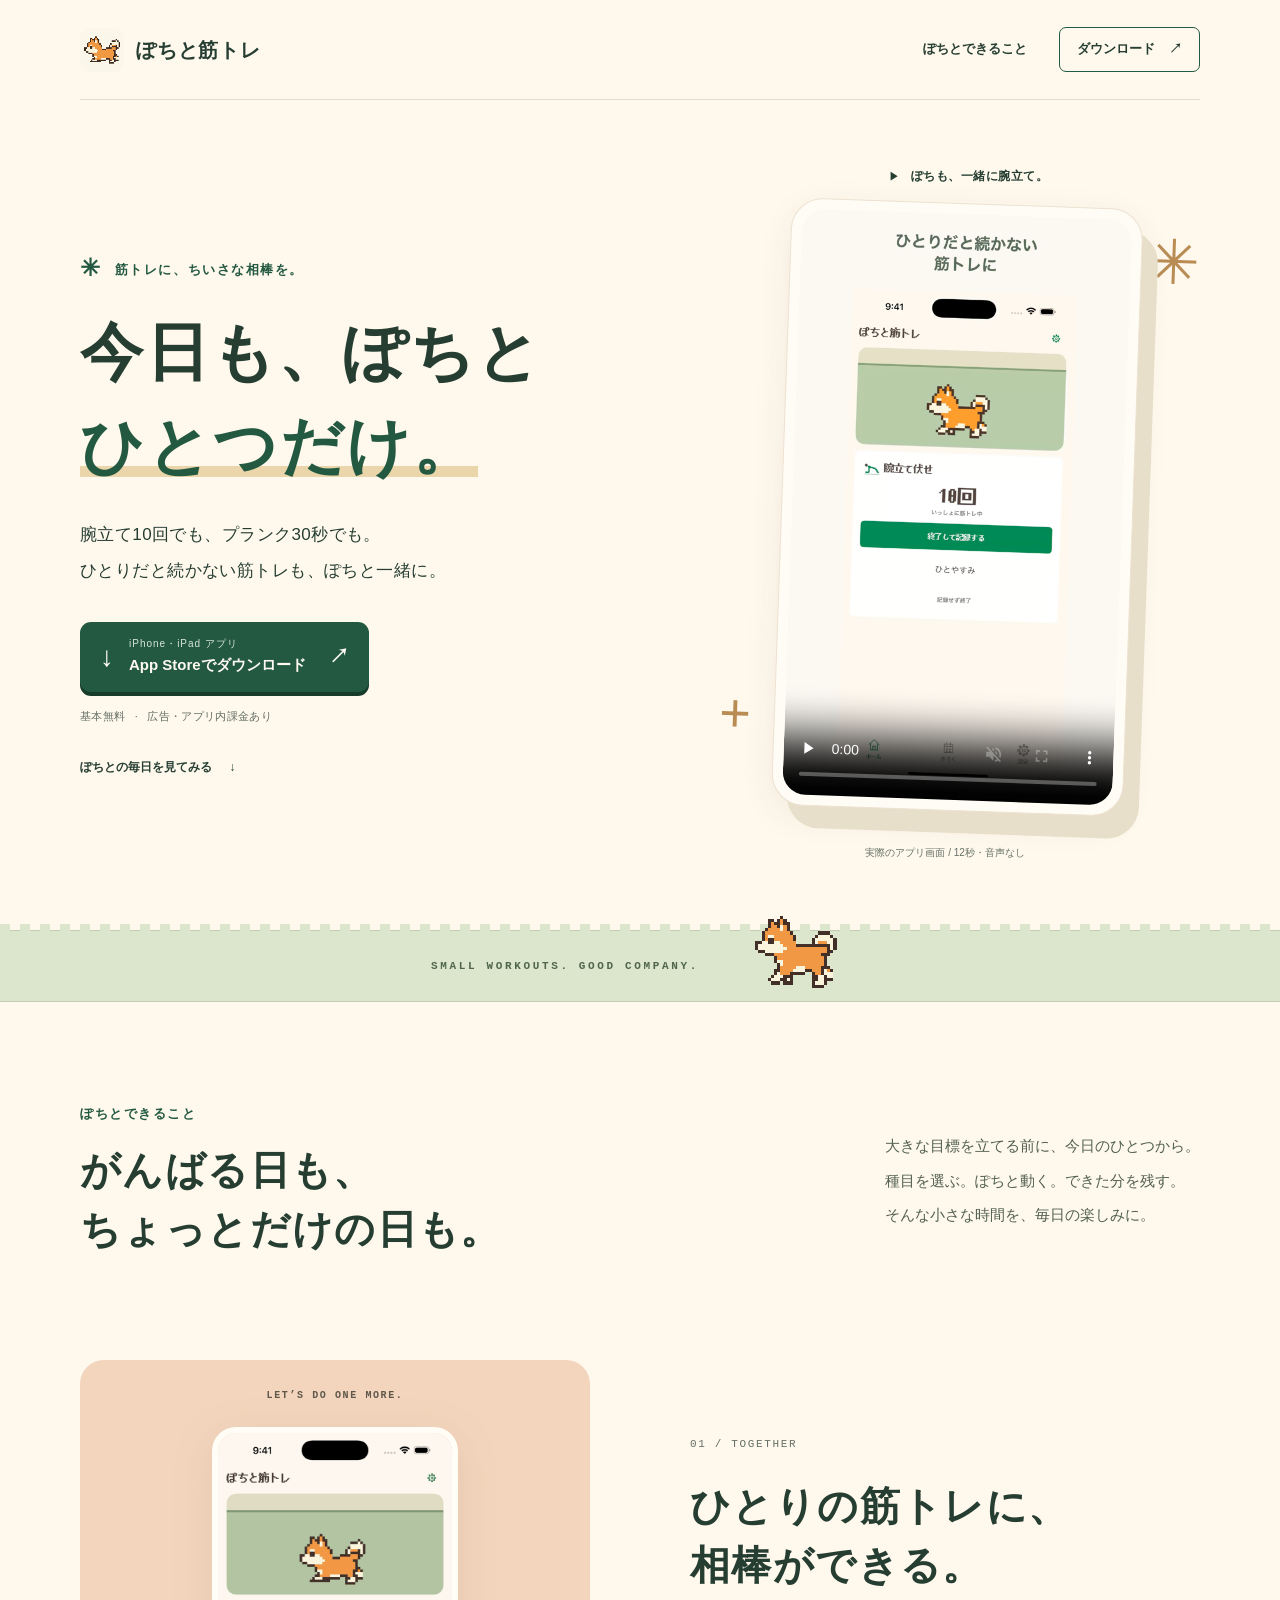
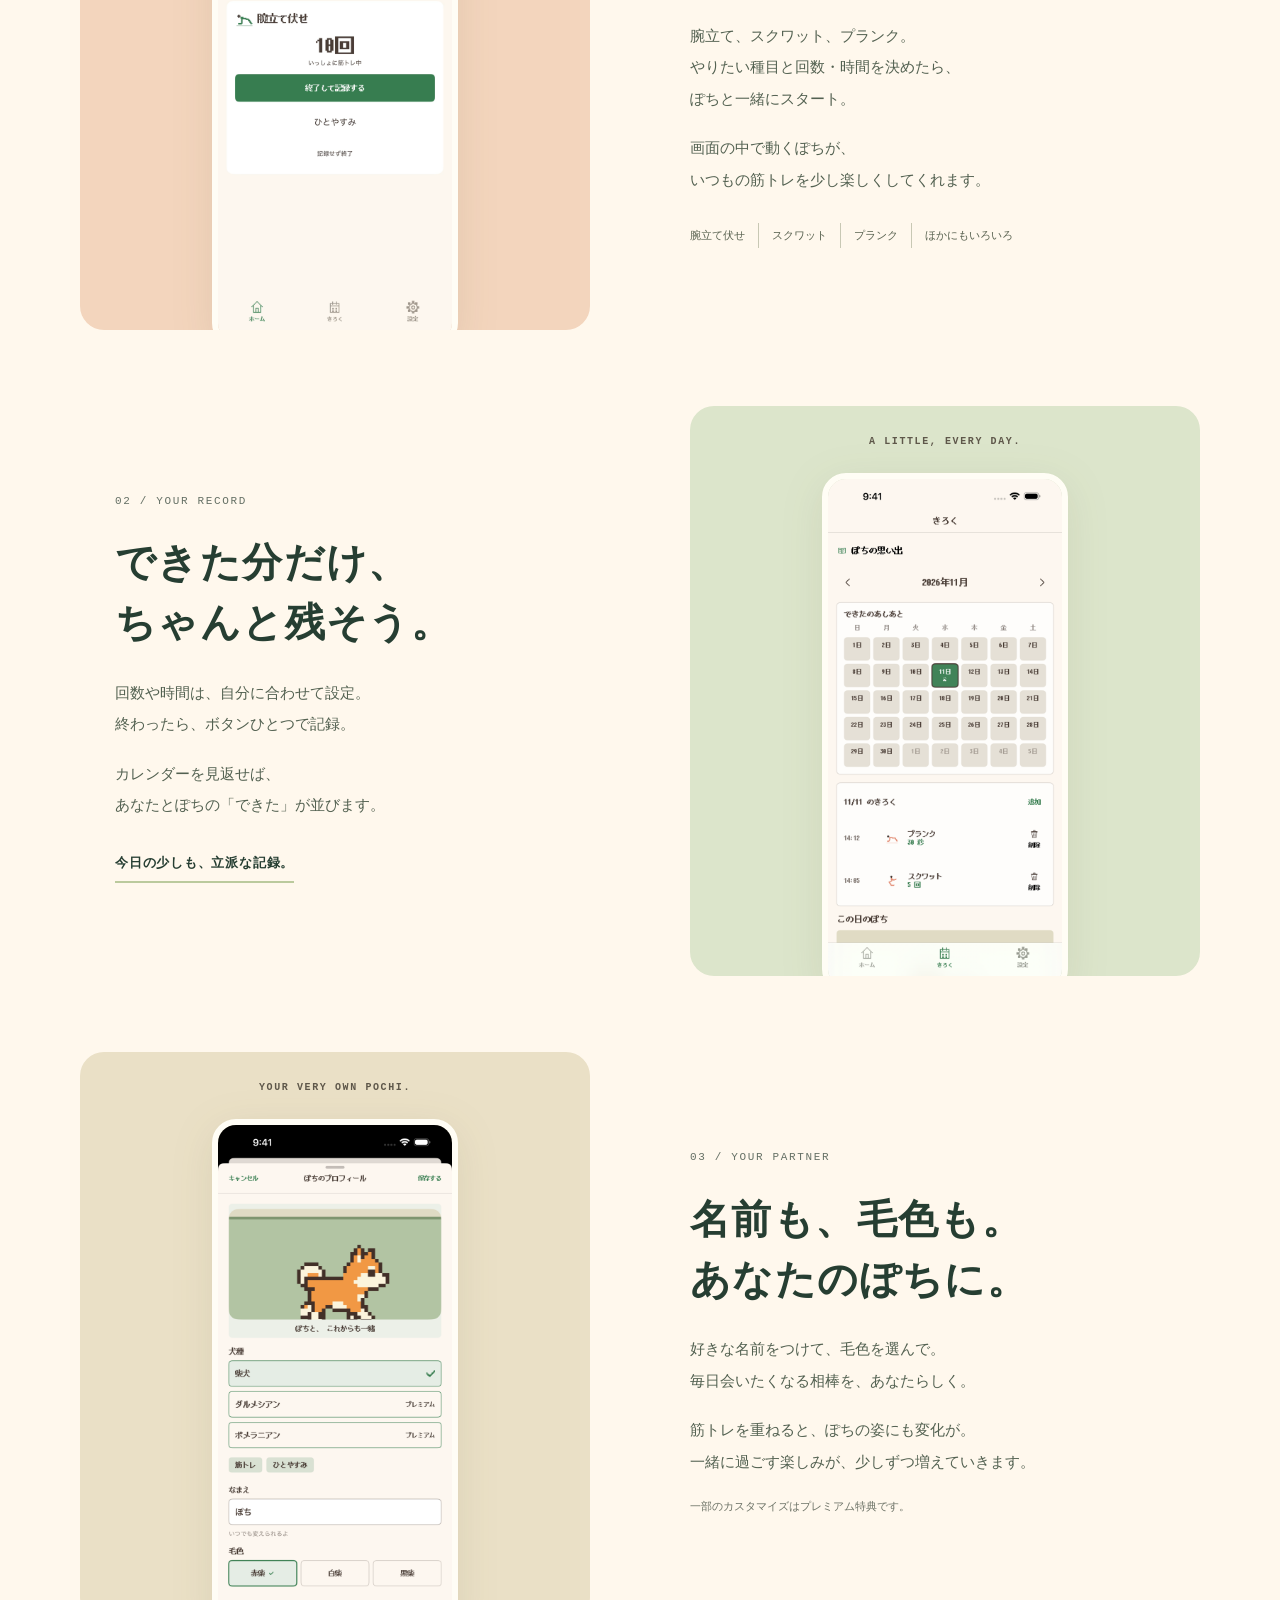
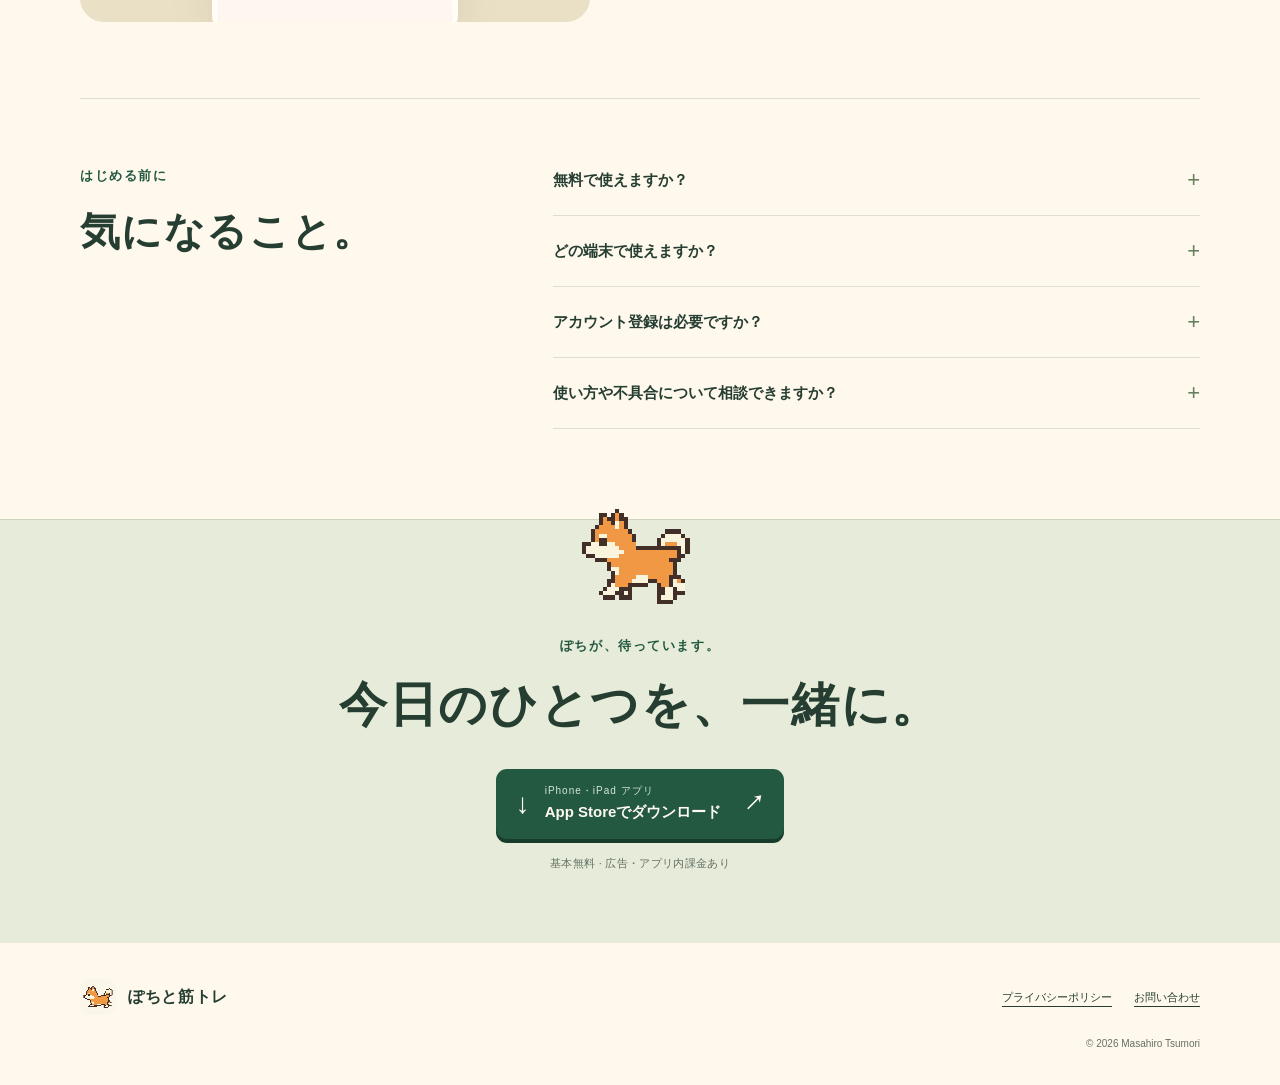
<file: promise_timer/index.html>
<!doctype html>
<html lang="ja">
<head>
  <meta charset="utf-8">
  <meta name="viewport" content="width=device-width, initial-scale=1">
  <meta name="theme-color" content="#fff8ed">
  <meta name="description" content="ひとりだと続かない筋トレも、ぽちと一緒に。腕立てやプランクをドット絵のわんこと楽しみ、できた分を記録するiPhone・iPadアプリ。基本無料でダウンロード。">
  <meta name="apple-itunes-app" content="app-id=6760613210">
  <meta property="og:type" content="website">
  <meta property="og:locale" content="ja_JP">
  <meta property="og:site_name" content="ぽちと筋トレ">
  <meta property="og:title" content="今日も、ぽちとひとつだけ。｜ぽちと筋トレ">
  <meta property="og:description" content="腕立て10回でも、プランク30秒でも。あなたの筋トレに、ちいさな相棒を。">
  <meta property="og:url" content="https://tsumorimasahiro.github.io/promise_timer/">
  <meta property="og:image" content="https://tsumorimasahiro.github.io/promise_timer/assets/og-image.png">
  <meta property="og:image:width" content="1200">
  <meta property="og:image:height" content="630">
  <meta property="og:image:alt" content="ドット絵のぽちと、ぽちと筋トレの腕立て画面">
  <meta name="twitter:card" content="summary_large_image">
  <link rel="canonical" href="https://tsumorimasahiro.github.io/promise_timer/">
  <link rel="icon" type="image/png" sizes="32x32" href="assets/favicon-32.png">
  <link rel="apple-touch-icon" sizes="192x192" href="assets/app-icon-192.png">
  <link rel="stylesheet" href="styles.css">
  <title>ぽちと筋トレ｜今日も、ぽちとひとつだけ。</title>
  <script type="application/ld+json">
  {
    "@context": "https://schema.org",
    "@type": "SoftwareApplication",
    "name": "ぽちと筋トレ",
    "alternateName": "Workout with Pochi",
    "applicationCategory": "HealthApplication",
    "operatingSystem": "iOS 16.6 or later; iPadOS 16.6 or later",
    "url": "https://tsumorimasahiro.github.io/promise_timer/",
    "downloadUrl": "https://apps.apple.com/app/id6760613210",
    "image": "https://tsumorimasahiro.github.io/promise_timer/assets/app-icon-512.png",
    "description": "ドット絵のわんこと一緒に筋トレし、できた回数や時間を記録するアプリ。",
    "offers": {"@type": "Offer", "price": "0", "priceCurrency": "JPY"}
  }
  </script>
</head>
<body>
  <a class="skip-link" href="#main">本文へ移動</a>
  <header class="site-header wrap">
    <a class="brand" href="./" aria-label="ぽちと筋トレ トップ">
      <img src="assets/app-icon-160.png" width="44" height="44" alt="" fetchpriority="high">
      <span>ぽちと筋トレ</span>
    </a>
    <nav aria-label="メインナビゲーション">
      <a class="nav-about" href="#about">ぽちとできること</a>
      <a class="header-download" href="https://apps.apple.com/app/id6760613210">ダウンロード <span aria-hidden="true">↗</span></a>
    </nav>
  </header>

  <main id="main">
    <section class="hero wrap" aria-labelledby="hero-title">
      <div class="hero-copy">
        <p class="eyebrow"><span class="pixel-flower" aria-hidden="true">✳</span> 筋トレに、ちいさな相棒を。</p>
        <h1 id="hero-title">今日も、ぽちと<br><span>ひとつだけ。</span></h1>
        <p class="hero-description">腕立て10回でも、プランク30秒でも。<br>ひとりだと続かない筋トレも、<br class="mobile-break">ぽちと一緒に。</p>
        <a class="download-button" href="https://apps.apple.com/app/id6760613210"><span class="download-icon" aria-hidden="true">↓</span><span><small>iPhone・iPad アプリ</small>App Storeでダウンロード</span><span aria-hidden="true">↗</span></a>
        <p class="download-note">基本無料 <span aria-hidden="true">·</span> 広告・アプリ内課金あり</p>
        <a class="text-link hero-link" href="#about">ぽちとの毎日を見てみる <span aria-hidden="true">↓</span></a>
      </div>
      <div class="hero-visual">
        <div class="video-label"><span aria-hidden="true">▶</span> ぽちも、一緒に腕立て。</div>
        <div class="video-shell">
          <video id="pochi-video" controls playsinline muted loop preload="none" poster="assets/video-poster.png" width="1080" height="1920" aria-label="ぽちと腕立てをして、筋トレを記録する12秒のアプリ動画">
            <source src="assets/pochi-pushups.mp4" type="video/mp4">
            <p><a href="assets/pochi-pushups.mp4">12秒のアプリ動画を見る</a></p>
          </video>
        </div>
        <p class="video-caption">実際のアプリ画面 / 12秒・音声なし</p>
        <span class="visual-spark spark-one" aria-hidden="true">✳</span>
        <span class="visual-spark spark-two" aria-hidden="true">+</span>
      </div>
    </section>

    <div class="meadow" aria-hidden="true"><span>SMALL WORKOUTS. GOOD COMPANY.</span><img src="assets/pochi.png" alt="" width="112" height="112"></div>

    <section class="intro wrap section-space" id="about" aria-labelledby="about-title">
      <div class="section-heading">
        <p class="eyebrow">ぽちとできること</p>
        <h2 id="about-title">がんばる日も、<br>ちょっとだけの日も。</h2>
      </div>
      <p class="intro-description">大きな目標を立てる前に、今日のひとつから。<br>種目を選ぶ。ぽちと動く。できた分を残す。<br>そんな小さな時間を、毎日の楽しみに。</p>
    </section>

    <section class="feature-row wrap" aria-labelledby="workout-title">
      <div class="feature-visual peach-panel">
        <span class="panel-caption" aria-hidden="true">LET’S DO ONE MORE.</span>
        <picture><source srcset="assets/workout.webp" type="image/webp"><img src="assets/workout.png" width="660" height="1434" alt="ぽちと腕立て伏せ10回に取り組むアプリ画面" loading="lazy" decoding="async"></picture>
      </div>
      <div class="feature-copy">
        <span class="step-number" aria-hidden="true">01 / TOGETHER</span>
        <h2 id="workout-title">ひとりの筋トレに、<br>相棒ができる。</h2>
        <p>腕立て、スクワット、プランク。<br>やりたい種目と回数・時間を決めたら、<br>ぽちと一緒にスタート。</p>
        <p>画面の中で動くぽちが、<br>いつもの筋トレを少し楽しくしてくれます。</p>
        <ul class="exercise-list" aria-label="種目の例"><li>腕立て伏せ</li><li>スクワット</li><li>プランク</li><li>ほかにもいろいろ</li></ul>
      </div>
    </section>

    <section class="feature-row feature-reverse wrap" aria-labelledby="record-title">
      <div class="feature-visual green-panel">
        <span class="panel-caption" aria-hidden="true">A LITTLE, EVERY DAY.</span>
        <picture><source srcset="assets/calendar.webp" type="image/webp"><img src="assets/calendar.png" width="660" height="1434" alt="筋トレした日と種目が残るカレンダー画面" loading="lazy" decoding="async"></picture>
      </div>
      <div class="feature-copy">
        <span class="step-number" aria-hidden="true">02 / YOUR RECORD</span>
        <h2 id="record-title">できた分だけ、<br>ちゃんと残そう。</h2>
        <p>回数や時間は、自分に合わせて設定。<br>終わったら、ボタンひとつで記録。</p>
        <p>カレンダーを見返せば、<br>あなたとぽちの「できた」が並びます。</p>
        <span class="handwritten-note">今日の少しも、立派な記録。</span>
      </div>
    </section>

    <section class="feature-row wrap" aria-labelledby="partner-title">
      <div class="feature-visual sand-panel">
        <span class="panel-caption" aria-hidden="true">YOUR VERY OWN POCHI.</span>
        <picture><source srcset="assets/profile.webp" type="image/webp"><img src="assets/profile.png" width="660" height="1434" alt="ぽちの名前や毛色を選ぶプロフィール画面" loading="lazy" decoding="async"></picture>
      </div>
      <div class="feature-copy">
        <span class="step-number" aria-hidden="true">03 / YOUR PARTNER</span>
        <h2 id="partner-title">名前も、毛色も。<br>あなたのぽちに。</h2>
        <p>好きな名前をつけて、毛色を選んで。<br>毎日会いたくなる相棒を、あなたらしく。</p>
        <p>筋トレを重ねると、ぽちの姿にも変化が。<br>一緒に過ごす楽しみが、少しずつ増えていきます。</p>
        <p class="feature-note">一部のカスタマイズはプレミアム特典です。</p>
      </div>
    </section>

    <section class="faq-section wrap section-space" aria-labelledby="faq-title">
      <div class="section-heading"><p class="eyebrow">はじめる前に</p><h2 id="faq-title">気になること。</h2></div>
      <div class="faq-list">
        <details><summary>無料で使えますか？<span aria-hidden="true">+</span></summary><p>基本無料で、筋トレと記録を使えます。無料版には広告があります。広告の非表示や追加カスタマイズなどのプレミアム特典は、アプリ内で購入できます。</p></details>
        <details><summary>どの端末で使えますか？<span aria-hidden="true">+</span></summary><p>iOS 16.6以降のiPhone、iPadOS 16.6以降のiPadに対応しています。最新の対応状況は<a href="https://apps.apple.com/app/id6760613210">App Store</a>でご確認ください。</p></details>
        <details><summary>アカウント登録は必要ですか？<span aria-hidden="true">+</span></summary><p>アカウント登録は不要です。筋トレの記録やぽちの設定は端末内に保存します。広告やアプリ内購入に関する情報の取り扱いは、<a href="https://github.com/tsumorimasahiro/promise_timer/blob/main/privacy_policy.txt">プライバシーポリシー</a>をご覧ください。</p></details>
        <details><summary>使い方や不具合について相談できますか？<span aria-hidden="true">+</span></summary><p><a href="https://docs.google.com/forms/d/e/1FAIpQLSelR3Rc9eZtn_iu127LODCK1CHUQuVxRkkOrLEw1_fqfsqy_A/viewform?usp=header">お問い合わせフォーム</a>からご連絡ください。アプリの「設定」からも開けます。</p></details>
      </div>
    </section>

    <section class="closing" aria-labelledby="closing-title">
      <div class="wrap closing-inner">
        <img class="closing-pochi" src="assets/pochi.png" width="144" height="144" alt="" loading="lazy">
        <p class="eyebrow">ぽちが、待っています。</p>
        <h2 id="closing-title">今日のひとつを、<br class="mobile-break">一緒に。</h2>
        <a class="download-button" href="https://apps.apple.com/app/id6760613210"><span class="download-icon" aria-hidden="true">↓</span><span><small>iPhone・iPad アプリ</small>App Storeでダウンロード</span><span aria-hidden="true">↗</span></a>
        <p class="download-note">基本無料 · 広告・アプリ内課金あり</p>
      </div>
    </section>
  </main>

  <footer class="site-footer wrap">
    <a class="brand footer-brand" href="./"><img src="assets/app-icon-160.png" width="36" height="36" alt="" loading="lazy"><span>ぽちと筋トレ</span></a>
    <div class="footer-links"><a href="https://github.com/tsumorimasahiro/promise_timer/blob/main/privacy_policy.txt">プライバシーポリシー</a><a href="https://docs.google.com/forms/d/e/1FAIpQLSelR3Rc9eZtn_iu127LODCK1CHUQuVxRkkOrLEw1_fqfsqy_A/viewform?usp=header">お問い合わせ</a></div>
    <small>© 2026 Masahiro Tsumori</small>
  </footer>
</body>
</html>
</file>
<file: promise_timer/styles.css>
@charset "UTF-8";
:root {
  --cream:#fff8ed;
  --ink:#263e32;
  --green:#245941;
  --muted:#657065;
  --line:#dedfce;
  --peach:#f3d5bd;
  --sage:#dce5cb;
  --sand:#eae0c6;
  --radius:24px
}

* {
  box-sizing:border-box
}

html {
  scroll-behavior:smooth;
  scroll-padding-top:28px
}

body {
  margin:0;
  background:var(--cream);
  color:var(--ink);
  font-family:-apple-system,BlinkMacSystemFont,"Hiragino Kaku Gothic ProN","Hiragino Sans","Yu Gothic",Meiryo,sans-serif;
  font-size:16px;
  line-height:1.9;
  -webkit-font-smoothing:antialiased
}

img,video {
  display:block;
  max-width:100%
}

a {
  color:inherit;
  text-underline-offset:5px
}

button,a,summary {
  -webkit-tap-highlight-color:transparent
}

a:focus-visible,summary:focus-visible,video:focus-visible {
  outline:3px solid #bb6034;
  outline-offset:6px
}

h1,h2,p {
  margin:0
}

h1,h2 {
  font-feature-settings:"palt";
  letter-spacing:.035em;
  line-height:1.5
}

h2 {
  font-size:clamp(27px,3.1vw,40px);
  font-weight:800
}

.wrap {
  width:min(1120px,calc(100% - 80px));
  margin-inline:auto
}

.section-space {
  padding-block:100px
}

.skip-link {
  position:absolute;
  top:-100px;
  left:20px;
  background:var(--ink);
  color:white;
  padding:10px 18px;
  z-index:10
}

.skip-link:focus {
  top:12px
}

.site-header {
  min-height:100px;
  display:flex;
  align-items:center;
  justify-content:space-between;
  gap:20px;
  border-bottom:1px solid var(--line)
}

.brand {
  display:inline-flex;
  align-items:center;
  gap:12px;
  text-decoration:none;
  white-space:nowrap;
  font-size:20px;
  letter-spacing:.04em;
  font-weight:800
}

.brand img {
  border-radius:11px;
  image-rendering:pixelated
}

.site-header nav {
  display:flex;
  gap:32px;
  align-items:center;
  font-size:13px;
  font-weight:700
}

.site-header nav a {
  text-decoration:none
}

.header-download {
  border:1px solid var(--green);
  border-radius:7px;
  padding:9px 17px
}

.header-download span {
  margin-left:10px
}

.hero {
  display:grid;
  grid-template-columns:1.15fr 1fr;
  align-items:center;
  gap:76px;
  padding-block:65px 68px;
  min-height:740px
}

.eyebrow {
  font-size:13px;
  letter-spacing:.12em;
  font-weight:700;
  color:var(--green);
  line-height:1.8
}

.pixel-flower {
  font-size:24px;
  display:inline-block;
  vertical-align:-2px;
  margin-right:8px
}

.hero h1 {
  font-size:clamp(42px,4.9vw,64px);
  line-height:1.5;
  letter-spacing:.04em;
  margin-top:16px;
  font-weight:850
}

.hero h1 span {
  color:var(--green);
  background:linear-gradient(transparent 78%,#ead6aa 78%,#ead6aa 94%,transparent 94%)
}

.hero-description {
  margin-top:24px;
  font-size:17px;
  line-height:2.1;
  letter-spacing:.025em
}

.download-button {
  display:inline-flex;
  align-items:center;
  gap:15px;
  margin-top:34px;
  padding:14px 20px;
  background:var(--green);
  color:#fffaf1;
  text-decoration:none;
  border-radius:11px;
  box-shadow:0 4px 0 #173c2c;
  font-size:15px;
  font-weight:700;
  line-height:1.65;
  transition:background .15s,transform .15s
}

.download-button small {
  display:block;
  font-size:10px;
  letter-spacing:.1em;
  font-weight:500;
  color:#d6e6d6
}

.download-icon {
  font-size:28px;
  line-height:1;
  align-self:center
}

.download-button>span:last-child {
  font-size:20px;
  margin-left:8px
}

.download-button:hover {
  background:#194831;
  transform:translateY(-2px)
}

.download-note {
  font-size:11px;
  color:var(--muted);
  margin-top:14px;
  letter-spacing:.03em
}

.download-note span {
  padding-inline:6px
}

.text-link {
  font-size:12px;
  font-weight:600
}

.hero-link {
  display:inline-block;
  margin-top:30px;
  text-decoration:none
}

.hero-link span {
  margin-left:14px
}

.mobile-break {
  display:none
}

.hero-visual {
  position:relative;
  max-width:352px;
  justify-self:center;
  width:100%;
  transform:rotate(2deg)
}

.video-label {
  text-align:center;
  font-size:12px;
  font-weight:700;
  letter-spacing:.04em;
  margin-bottom:15px;
  transform:rotate(-2deg)
}

.video-label span {
  font-size:10px;
  margin-right:7px
}

.video-shell {
  padding:10px;
  border:1px solid #ede2d0;
  border-radius:32px;
  background:#fffcf6;
  box-shadow:16px 22px 0 #e7dfca,0 10px 35px #453c2012
}

.video-shell video {
  width:100%;
  height:auto;
  aspect-ratio:9/16;
  object-fit:contain;
  background:#fff8ed;
  border-radius:23px
}

.video-caption {
  text-align:center;
  font-size:10px;
  color:var(--muted);
  margin-top:32px;
  transform:rotate(-2deg)
}

.visual-spark {
  position:absolute;
  font-family:monospace;
  line-height:1;
  color:#b88c53;
  z-index:-1
}

.spark-one {
  font-size:62px;
  right:-58px;
  top:65px
}

.spark-two {
  font-size:54px;
  left:-55px;
  bottom:110px
}

.meadow {
  position:relative;
  height:72px;
  background:#dce6cc;
  border-block:1px solid #c1ceb3;
  display:flex;
  align-items:center;
  justify-content:center;
  gap:50px;
  overflow:visible
}

.meadow:before {
  content:"";
  position:absolute;
  top:-7px;
  width:100%;
  height:7px;
  background:linear-gradient(90deg,#dce6cc 50%,transparent 50%) 0 0/20px 100%
}

.meadow span {
  font-family:ui-monospace,SFMono-Regular,Consolas,monospace;
  letter-spacing:.24em;
  font-size:11px;
  font-weight:600;
  color:#50664c
}

.meadow img {
  position:relative;
  align-self:flex-end;
  width:100px;
  height:100px;
  object-fit:contain;
  image-rendering:pixelated;
  margin-bottom:4px
}

.intro {
  display:flex;
  align-items:center;
  justify-content:space-between;
  gap:50px
}

.section-heading .eyebrow {
  margin-bottom:15px
}

.intro-description {
  font-size:15px;
  line-height:2.3;
  color:#536151
}

.feature-row {
  display:grid;
  grid-template-columns:1fr 1fr;
  gap:100px;
  align-items:center;
  padding-bottom:76px
}

.feature-visual {
  height:570px;
  overflow:hidden;
  border-radius:var(--radius);
  position:relative;
  display:flex;
  flex-direction:column;
  align-items:center;
  padding-top:28px
}

.peach-panel {
  background:var(--peach)
}

.green-panel {
  background:var(--sage)
}

.sand-panel {
  background:var(--sand)
}

.panel-caption {
  font-family:ui-monospace,SFMono-Regular,Consolas,monospace;
  letter-spacing:.16em;
  font-size:10px;
  line-height:1.5;
  font-weight:600;
  margin-bottom:24px;
  color:#5e574a
}

.feature-visual picture {
  width:246px;
  display:block;
  filter:drop-shadow(0 10px 20px #594c261a)
}

.feature-visual img {
  width:100%;
  height:auto;
  border:6px solid #fffdf5;
  border-radius:24px;
  box-sizing:content-box;
  max-width:calc(100% - 12px)
}

.feature-copy {
  padding-bottom:8px
}

.step-number {
  display:block;
  font-family:ui-monospace,SFMono-Regular,Consolas,monospace;
  font-size:11px;
  letter-spacing:.15em;
  color:var(--muted);
  margin-bottom:22px
}

.feature-copy h2 {
  margin-bottom:24px
}

.feature-copy p {
  font-size:15px;
  line-height:2.1;
  color:#536151
}

.feature-copy p+p {
  margin-top:18px
}

.feature-reverse .feature-visual {
  grid-column:2;
  grid-row:1
}

.feature-reverse .feature-copy {
  grid-column:1;
  grid-row:1;
  padding-left:35px
}

.exercise-list {
  display:flex;
  flex-wrap:wrap;
  gap:0;
  list-style:none;
  padding:0;
  margin:28px 0 0;
  font-size:11px;
  color:#58614f
}

.exercise-list li {
  padding:2px 13px;
  border-left:1px solid #c8c8b4
}

.exercise-list li:first-child {
  border:0;
  padding-left:0
}

.handwritten-note {
  display:inline-block;
  margin-top:30px;
  font-size:13px;
  font-weight:700;
  letter-spacing:.06em;
  border-bottom:2px solid #bbca9d;
  padding-bottom:6px
}

.feature-copy .feature-note {
  font-size:11px;
  color:#6b7165
}

.faq-section {
  border-top:1px solid var(--line);
  display:grid;
  grid-template-columns:.85fr 1.4fr;
  gap:80px;
  padding-top:65px;
  padding-bottom:90px
}

.faq-list details {
  border-bottom:1px solid var(--line);
  padding:19px 0
}

.faq-list details:first-child {
  padding-top:0
}

.faq-list summary {
  cursor:pointer;
  list-style:none;
  font-size:15px;
  font-weight:700;
  display:flex;
  gap:20px;
  align-items:center;
  justify-content:space-between;
  min-height:32px
}

.faq-list summary::-webkit-details-marker {
  display:none
}

.faq-list summary span {
  font-size:22px;
  line-height:1;
  font-weight:400;
  color:#64805e;
  transition:transform .2s
}

.faq-list details[open] summary span {
  transform:rotate(45deg)
}

.faq-list p {
  font-size:13px;
  color:#536151;
  padding-top:15px;
  line-height:2
}

.closing {
  background:#e6ecd9;
  border-top:1px solid #cdd6bd;
  position:relative;
  text-align:center;
  padding:64px 0 70px
}

.closing-pochi {
  object-fit:contain;
  image-rendering:pixelated;
  margin:-100px auto 18px;
  width:132px;
  height:132px
}

.closing h2 {
  font-size:clamp(32px,4vw,48px);
  margin-top:12px
}

.closing .download-button {
  margin-top:28px;
  text-align:left
}

.site-footer {
  padding-block:36px 32px;
  display:flex;
  align-items:center;
  gap:26px;
  flex-wrap:wrap
}

.footer-brand {
  font-size:16px
}

.footer-links {
  display:flex;
  gap:22px;
  margin-left:auto;
  font-size:11px
}

.site-footer small {
  font-size:10px;
  color:var(--muted);
  width:100%;
  text-align:right;
  margin-top:-7px
}

@media(min-width:1500px) {
  .hero {
    gap:100px
  }

  .hero-visual {
    max-width:370px
  }

}

@media(max-width:1000px) {
  .wrap {
    width:calc(100% - 56px)
  }

  .hero {
    gap:45px;
    grid-template-columns:1.1fr 1fr;
    min-height:680px;
    padding-block:52px
  }

  .hero h1 {
    font-size:46px
  }

  .hero-visual {
    max-width:310px
  }

  .spark-one {
    right:-26px;
    font-size:40px
  }

  .spark-two {
    left:-28px;
    font-size:38px
  }

  .hero-description {
    font-size:15px
  }

  .feature-row {
    gap:55px
  }

  .feature-visual {
    height:540px
  }

  .feature-copy h2 {
    font-size:30px
  }

  .feature-reverse .feature-copy {
    padding-left:0
  }

  .faq-section {
    gap:40px
  }

  .intro-description {
    font-size:13px
  }

  .download-button {
    font-size:13px;
    gap:10px;
    padding-inline:15px
  }

  .download-button>span:last-child {
    margin-left:0
  }

}

@media(max-width:720px) {
  .wrap {
    width:calc(100% - 40px)
  }

  .site-header {
    min-height:78px;
    gap:10px
  }

  .brand {
    gap:8px;
    font-size:16px
  }

  .brand img {
    width:36px;
    height:36px;
    border-radius:9px
  }

  .site-header nav {
    gap:0;
    font-size:10px
  }

  .nav-about {
    display:none
  }

  .header-download {
    padding:7px 10px
  }

  .header-download span {
    margin-left:4px
  }

  .hero {
    grid-template-columns:1fr;
    gap:42px;
    padding-block:38px 50px;
    min-height:0
  }

  .hero-copy {
    text-align:center
  }

  .hero .eyebrow {
    font-size:11px;
    letter-spacing:.06em
  }

  .pixel-flower {
    font-size:20px
  }

  .hero h1 {
    font-size:clamp(38px,9.6vw,58px);
    margin-top:14px;
    line-height:1.55;
    letter-spacing:.035em
  }

  .hero-description {
    font-size:14px;
    margin-top:20px;
    line-height:2.05
  }

  .mobile-break {
    display:initial
  }

  .download-button {
    font-size:14px;
    padding:13px 18px;
    gap:13px;
    margin-top:26px
  }

  .download-button>span:last-child {
    margin-left:5px
  }

  .hero-link {
    display:none
  }

  .download-note {
    font-size:10px;
    margin-top:12px
  }

  .hero-visual {
    width:250px;
    max-width:80%
  }

  .video-shell {
    border-radius:26px;
    padding:8px;
    box-shadow:12px 15px 0 #e7dfca
  }

  .video-shell video {
    border-radius:19px
  }

  .video-label {
    font-size:11px;
    margin-bottom:10px
  }

  .video-caption {
    margin-top:22px;
    font-size:9px
  }

  .spark-one {
    right:-36px;
    top:72px;
    font-size:43px
  }

  .spark-two {
    left:-37px;
    bottom:55px;
    font-size:40px
  }

  .meadow {
    height:60px;
    gap:15px;
    justify-content:center
  }

  .meadow span {
    font-size:8px;
    letter-spacing:.1em
  }

  .meadow img {
    width:75px;
    height:75px
  }

  .section-space {
    padding-block:64px
  }

  .intro {
    display:block
  }

  .intro .section-heading h2 {
    font-size:31px
  }

  .intro-description {
    margin-top:24px;
    font-size:13px;
    line-height:2.15
  }

  .section-heading .eyebrow {
    font-size:11px;
    margin-bottom:12px
  }

  .feature-row {
    grid-template-columns:1fr;
    gap:25px;
    padding-bottom:58px
  }

  .feature-visual {
    height:430px;
    border-radius:20px;
    padding-top:20px
  }

  .panel-caption {
    font-size:9px;
    margin-bottom:17px
  }

  .feature-visual picture {
    width:228px
  }

  .feature-visual img {
    border-width:5px;
    border-radius:22px
  }

  .feature-copy {
    padding:0 6px
  }

  .feature-copy h2 {
    font-size:29px;
    margin-bottom:18px
  }

  .feature-copy p {
    font-size:13px;
    line-height:2.15
  }

  .feature-copy p+p {
    margin-top:14px
  }

  .step-number {
    font-size:10px;
    margin-bottom:14px
  }

  .feature-reverse .feature-visual,.feature-reverse .feature-copy {
    grid-column:auto;
    grid-row:auto
  }

  .feature-reverse .feature-copy {
    padding-left:6px
  }

  .exercise-list {
    font-size:10px;
    margin-top:20px
  }

  .exercise-list li {
    padding-inline:9px
  }

  .handwritten-note {
    margin-top:22px;
    font-size:12px
  }

  .feature-copy .feature-note {
    font-size:10px
  }

  .faq-section {
    display:block;
    padding-top:42px;
    padding-bottom:75px
  }

  .faq-list {
    margin-top:28px
  }

  .faq-list summary {
    font-size:13px
  }

  .faq-list p {
    font-size:12px
  }

  .faq-list details {
    padding-block:17px
  }

  .closing {
    padding-block:42px 46px
  }

  .closing-pochi {
    width:110px;
    height:110px;
    margin-top:-75px;
    margin-bottom:12px
  }

  .closing .eyebrow {
    font-size:11px
  }

  .closing h2 {
    font-size:34px;
    line-height:1.5
  }

  .closing .download-button {
    margin-top:24px
  }

  .site-footer {
    padding-block:28px;
    gap:18px
  }

  .footer-brand {
    font-size:15px
  }

  .footer-links {
    margin-left:0;
    gap:20px;
    width:100%;
    font-size:10px
  }

  .site-footer small {
    text-align:left;
    margin-top:0;
    font-size:9px
  }

}

@media(max-width:360px) {
  .wrap {
    width:calc(100% - 32px)
  }

  .brand {
    font-size:14px
  }

  .site-header nav {
    font-size:9px
  }

  .hero h1 {
    font-size:36px
  }

  .hero-description {
    font-size:13px
  }

  .download-button {
    font-size:12px
  }

  .feature-copy h2 {
    font-size:27px
  }

  .meadow span {
    font-size:7px
  }

  .exercise-list li {
    padding-inline:7px
  }

}

@media(prefers-reduced-motion:reduce) {
  html {
    scroll-behavior:auto
  }

  *,*:before,*:after {
    transition:none!important;
    animation:none!important
  }

}
</file>
